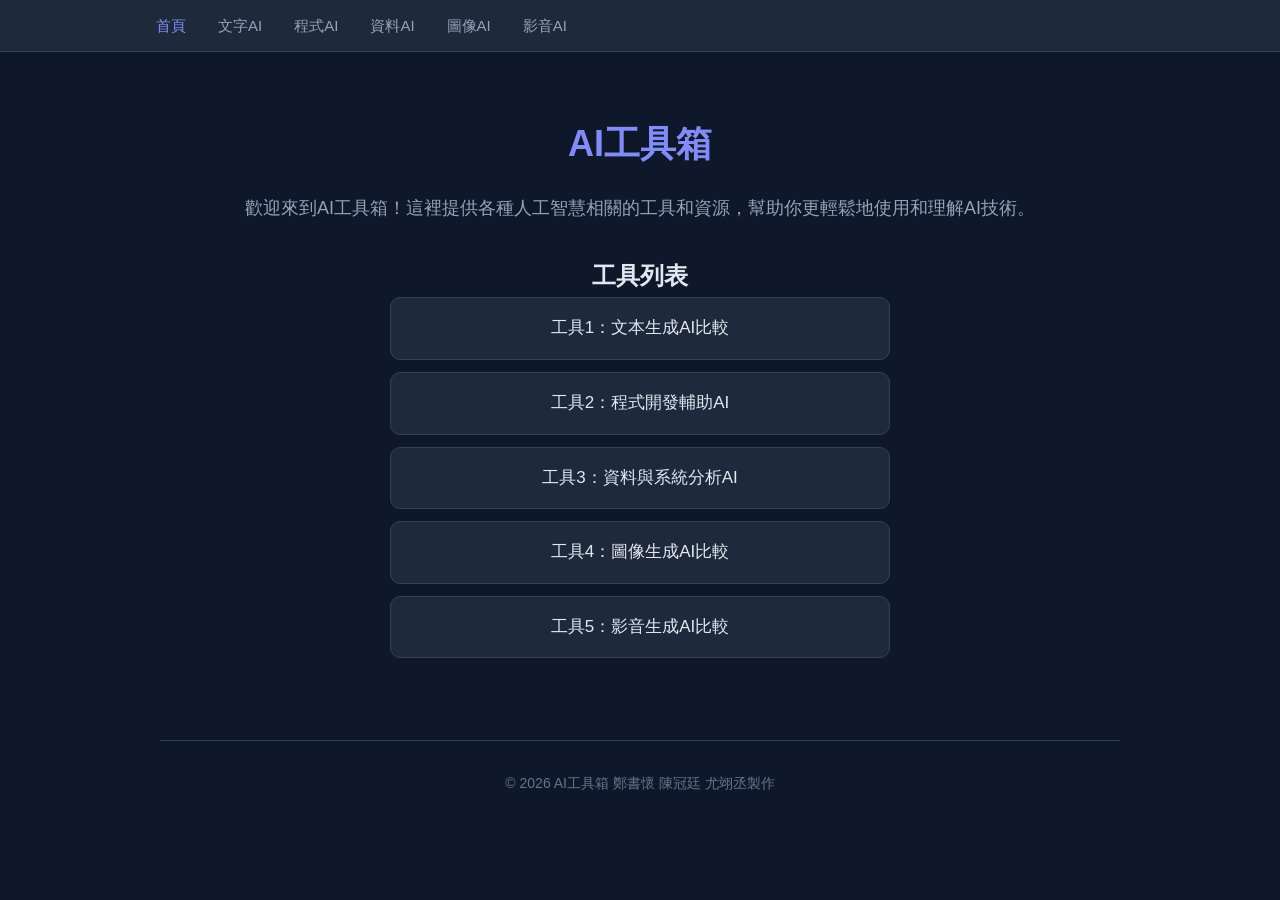
<file: final-html/html/index.html>
<!DOCTYPE html>
<html lang="zh-tw">
<head>
    <meta charset="UTF-8">
    <meta name="viewport" content="width=device-width, initial-scale=1.0">
    <title>AI工具箱</title>
    <link rel="stylesheet" href="../css/style.css">
</head>
<body>
    <nav>
        <ul>
            <li><a href="index.html" class="active">首頁</a></li>
            <li><a href="text-ai.html">文字AI</a></li>
            <li><a href="code-ai.html">程式AI</a></li>
            <li><a href="data-ai.html">資料AI</a></li>
            <li><a href="image-ai.html">圖像AI</a></li>
            <li><a href="video-ai.html">影音AI</a></li>
        </ul>
    </nav>

    <div class="container">
        <div class="info fade-in">
            <h1>AI工具箱</h1>
            <p>歡迎來到AI工具箱！這裡提供各種人工智慧相關的工具和資源，幫助你更輕鬆地使用和理解AI技術。</p>
            <h2>工具列表</h2>
            <ul>
                <li class="fade-in fade-in-delay-1"><a href="text-ai.html">工具1：文本生成AI比較</a></li>
                <li class="fade-in fade-in-delay-1"><a href="code-ai.html">工具2：程式開發輔助AI</a></li>
                <li class="fade-in fade-in-delay-2"><a href="data-ai.html">工具3：資料與系統分析AI</a></li>
                <li class="fade-in fade-in-delay-2"><a href="image-ai.html">工具4：圖像生成AI比較</a></li>
                <li class="fade-in fade-in-delay-3"><a href="video-ai.html">工具5：影音生成AI比較</a></li>
            </ul>
        </div>

        <div class="teammate">
            <p>&copy; 2026 AI工具箱 鄭書懷 陳冠廷 尤翊丞製作</p>
        </div>
    </div>
</body>
</html>
</file>
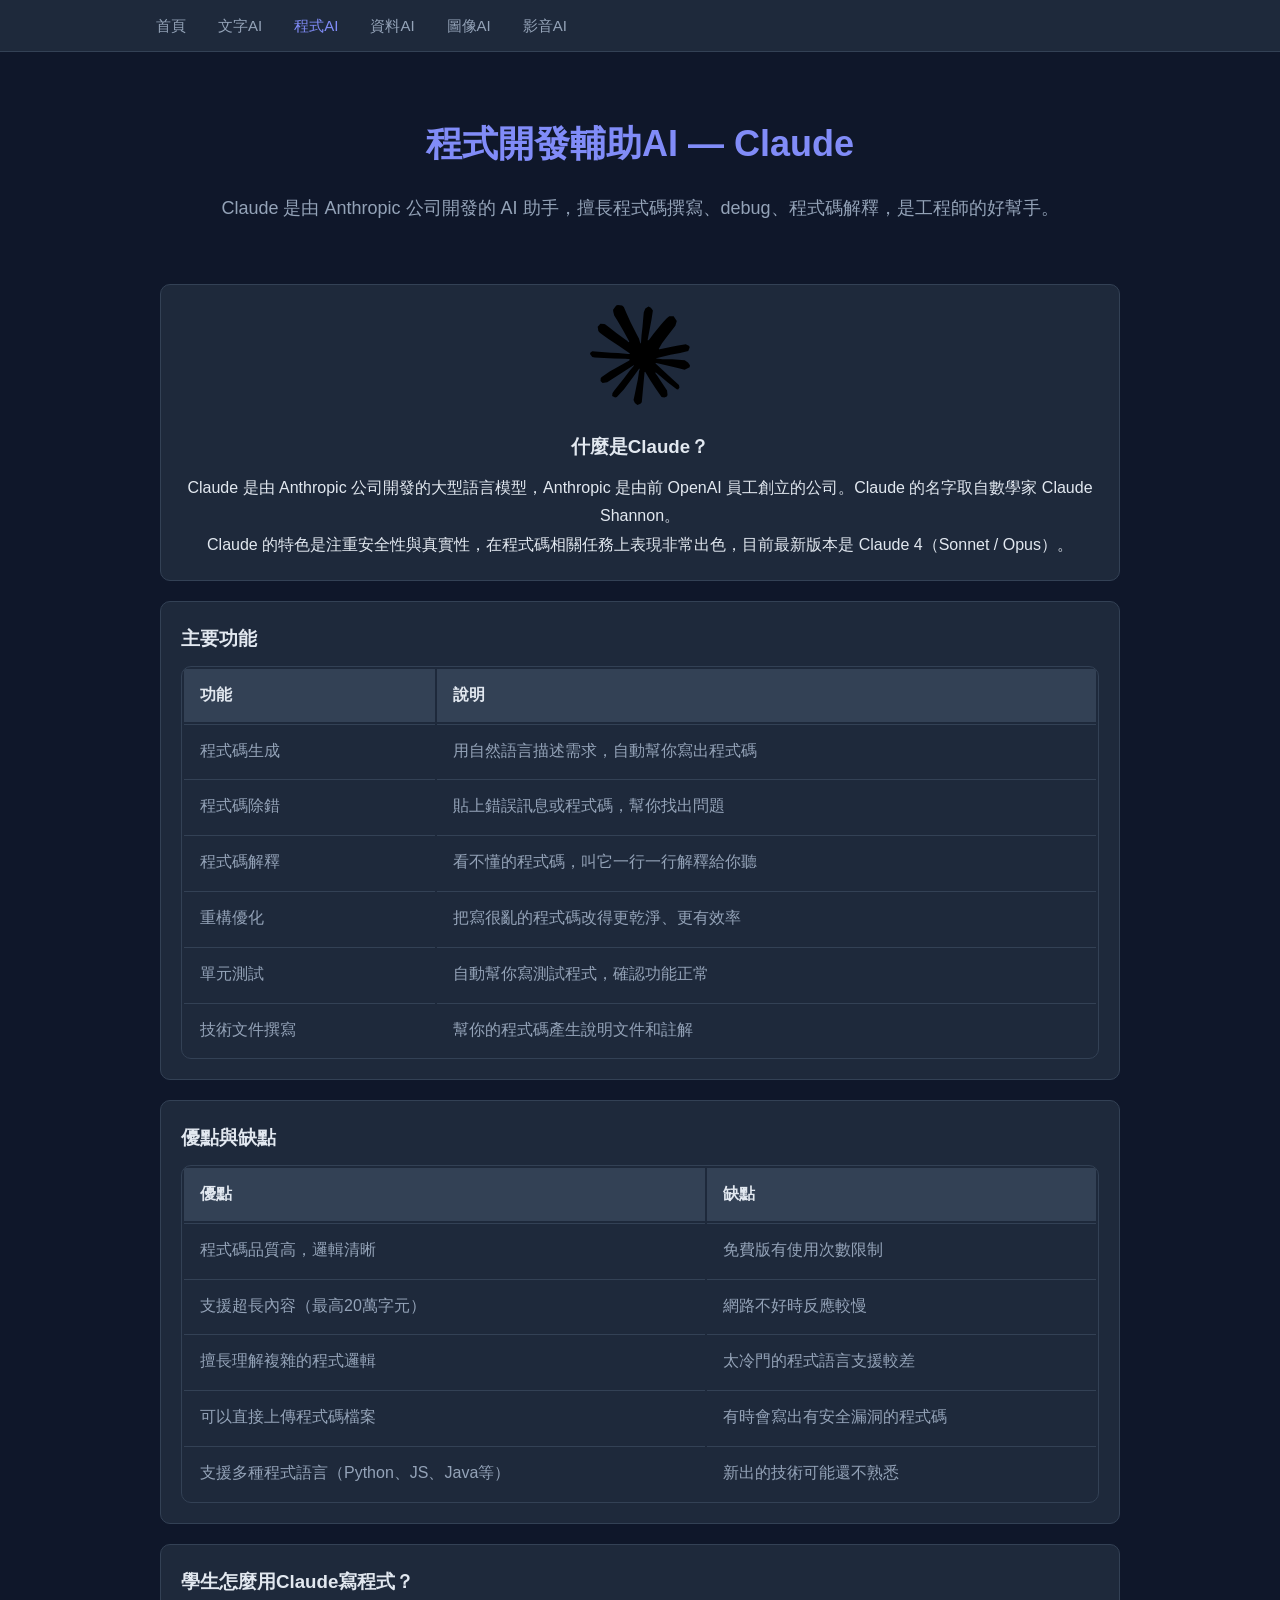
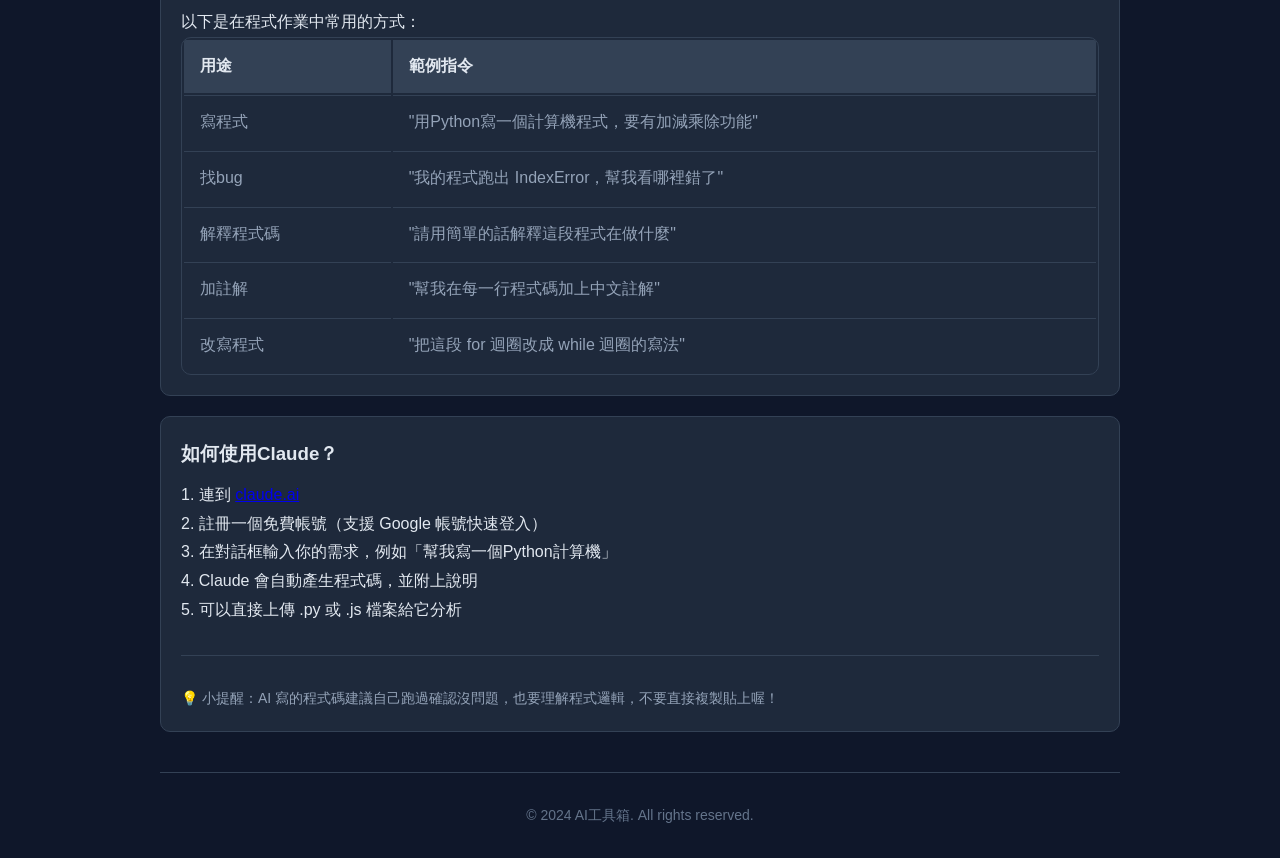
<file: final-html/html/code-ai.html>
<!DOCTYPE html>
<html lang="zh-tw">
<head>
    <meta charset="UTF-8">
    <meta name="viewport" content="width=device-width, initial-scale=1.0">
    <title>程式開發輔助AI - AI工具箱</title>
    <link rel="stylesheet" href="../css/style.css">
</head>
<body>
    <!-- 上方導覽列 -->
    <nav>
        <ul>
            <li><a href="index.html">首頁</a></li>
            <li><a href="text-ai.html">文字AI</a></li>
            <li><a href="code-ai.html" class="active">程式AI</a></li>
            <li><a href="data-ai.html">資料AI</a></li>
            <li><a href="image-ai.html">圖像AI</a></li>
            <li><a href="video-ai.html">影音AI</a></li>
        </ul>
    </nav>

    <div class="container">
        <!-- 頁面標題 -->
        <div class="info">
            <h1>程式開發輔助AI — Claude</h1>
            <p>Claude 是由 Anthropic 公司開發的 AI 助手，擅長程式碼撰寫、debug、程式碼解釋，是工程師的好幫手。</p>
        </div>

        <!-- 基本介紹 -->
        <div class="card" style="text-align: center;">
            <img src="../picture/claude-logo.svg" alt="Claude Logo" class="logo-img">
            <h3>什麼是Claude？</h3>
            <p>Claude 是由 Anthropic 公司開發的大型語言模型，Anthropic 是由前 OpenAI 員工創立的公司。Claude 的名字取自數學家 Claude Shannon。</p>
            <p>Claude 的特色是注重安全性與真實性，在程式碼相關任務上表現非常出色，目前最新版本是 Claude 4（Sonnet / Opus）。</p>
        </div>

        <!-- 主要功能 -->
        <div class="card">
            <h3>主要功能</h3>
            <table>
                <tr>
                    <th>功能</th>
                    <th>說明</th>
                </tr>
                <tr>
                    <td>程式碼生成</td>
                    <td>用自然語言描述需求，自動幫你寫出程式碼</td>
                </tr>
                <tr>
                    <td>程式碼除錯</td>
                    <td>貼上錯誤訊息或程式碼，幫你找出問題</td>
                </tr>
                <tr>
                    <td>程式碼解釋</td>
                    <td>看不懂的程式碼，叫它一行一行解釋給你聽</td>
                </tr>
                <tr>
                    <td>重構優化</td>
                    <td>把寫很亂的程式碼改得更乾淨、更有效率</td>
                </tr>
                <tr>
                    <td>單元測試</td>
                    <td>自動幫你寫測試程式，確認功能正常</td>
                </tr>
                <tr>
                    <td>技術文件撰寫</td>
                    <td>幫你的程式碼產生說明文件和註解</td>
                </tr>
            </table>
        </div>

        <!-- 優缺點比較 -->
        <div class="card">
            <h3>優點與缺點</h3>
            <table>
                <tr>
                    <th>優點</th>
                    <th>缺點</th>
                </tr>
                <tr>
                    <td>程式碼品質高，邏輯清晰</td>
                    <td>免費版有使用次數限制</td>
                </tr>
                <tr>
                    <td>支援超長內容（最高20萬字元）</td>
                    <td>網路不好時反應較慢</td>
                </tr>
                <tr>
                    <td>擅長理解複雜的程式邏輯</td>
                    <td>太冷門的程式語言支援較差</td>
                </tr>
                <tr>
                    <td>可以直接上傳程式碼檔案</td>
                    <td>有時會寫出有安全漏洞的程式碼</td>
                </tr>
                <tr>
                    <td>支援多種程式語言（Python、JS、Java等）</td>
                    <td>新出的技術可能還不熟悉</td>
                </tr>
            </table>
        </div>

        <!-- 實際應用範例 -->
        <div class="card">
            <h3>學生怎麼用Claude寫程式？</h3>
            <p>以下是在程式作業中常用的方式：</p>
            <table>
                <tr>
                    <th>用途</th>
                    <th>範例指令</th>
                </tr>
                <tr>
                    <td>寫程式</td>
                    <td>"用Python寫一個計算機程式，要有加減乘除功能"</td>
                </tr>
                <tr>
                    <td>找bug</td>
                    <td>"我的程式跑出 IndexError，幫我看哪裡錯了"</td>
                </tr>
                <tr>
                    <td>解釋程式碼</td>
                    <td>"請用簡單的話解釋這段程式在做什麼"</td>
                </tr>
                <tr>
                    <td>加註解</td>
                    <td>"幫我在每一行程式碼加上中文註解"</td>
                </tr>
                <tr>
                    <td>改寫程式</td>
                    <td>"把這段 for 迴圈改成 while 迴圈的寫法"</td>
                </tr>
            </table>
        </div>

        <!-- 如何使用 -->
        <div class="card">
            <h3>如何使用Claude？</h3>
            <p>1. 連到 <a href="https://claude.ai" target="_blank">claude.ai</a></p>
            <p>2. 註冊一個免費帳號（支援 Google 帳號快速登入）</p>
            <p>3. 在對話框輸入你的需求，例如「幫我寫一個Python計算機」</p>
            <p>4. Claude 會自動產生程式碼，並附上說明</p>
            <p>5. 可以直接上傳 .py 或 .js 檔案給它分析</p>
            <hr>
            <p style="color: #94a3b8; font-size: 14px;">💡 小提醒：AI 寫的程式碼建議自己跑過確認沒問題，也要理解程式邏輯，不要直接複製貼上喔！</p>
        </div>

        <!-- 頁尾 -->
        <div class="teammate">
            <p>&copy; 2024 AI工具箱. All rights reserved.</p>
        </div>
    </div>
</body>
</html>
</file>
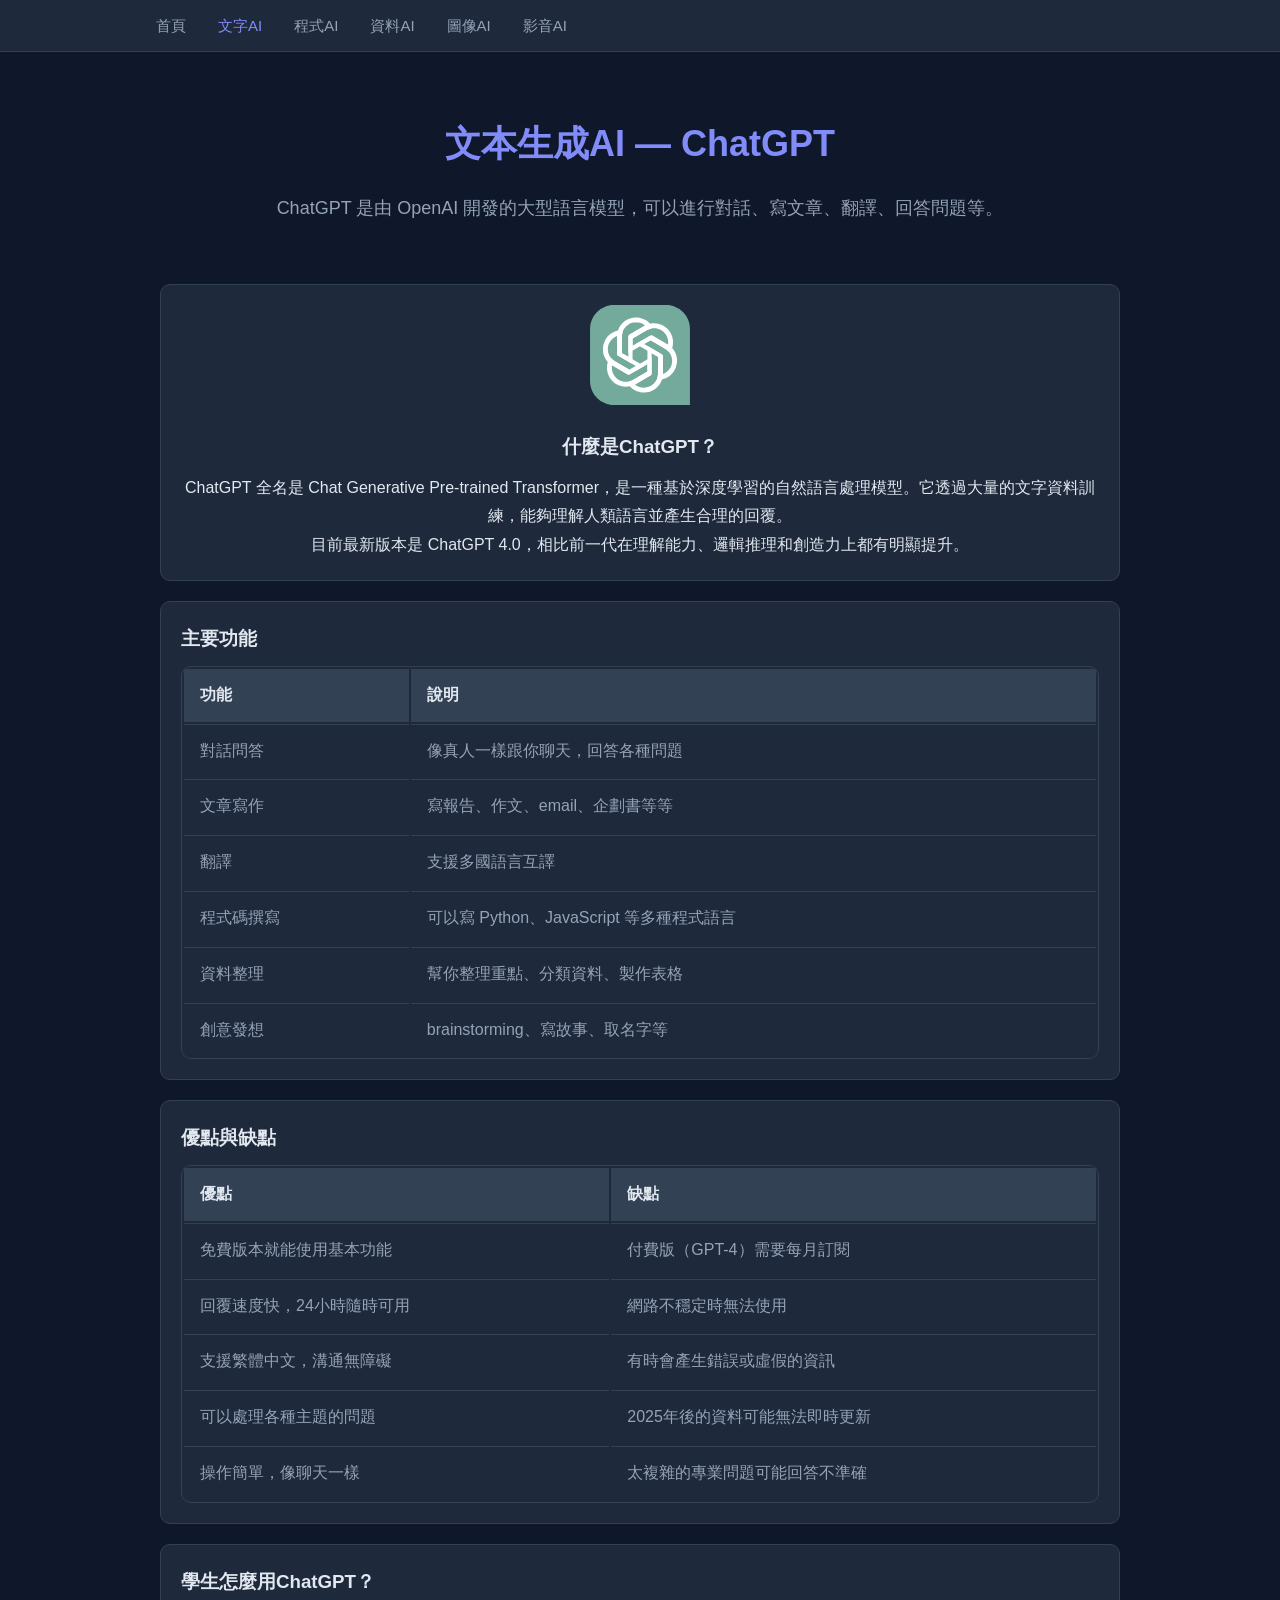
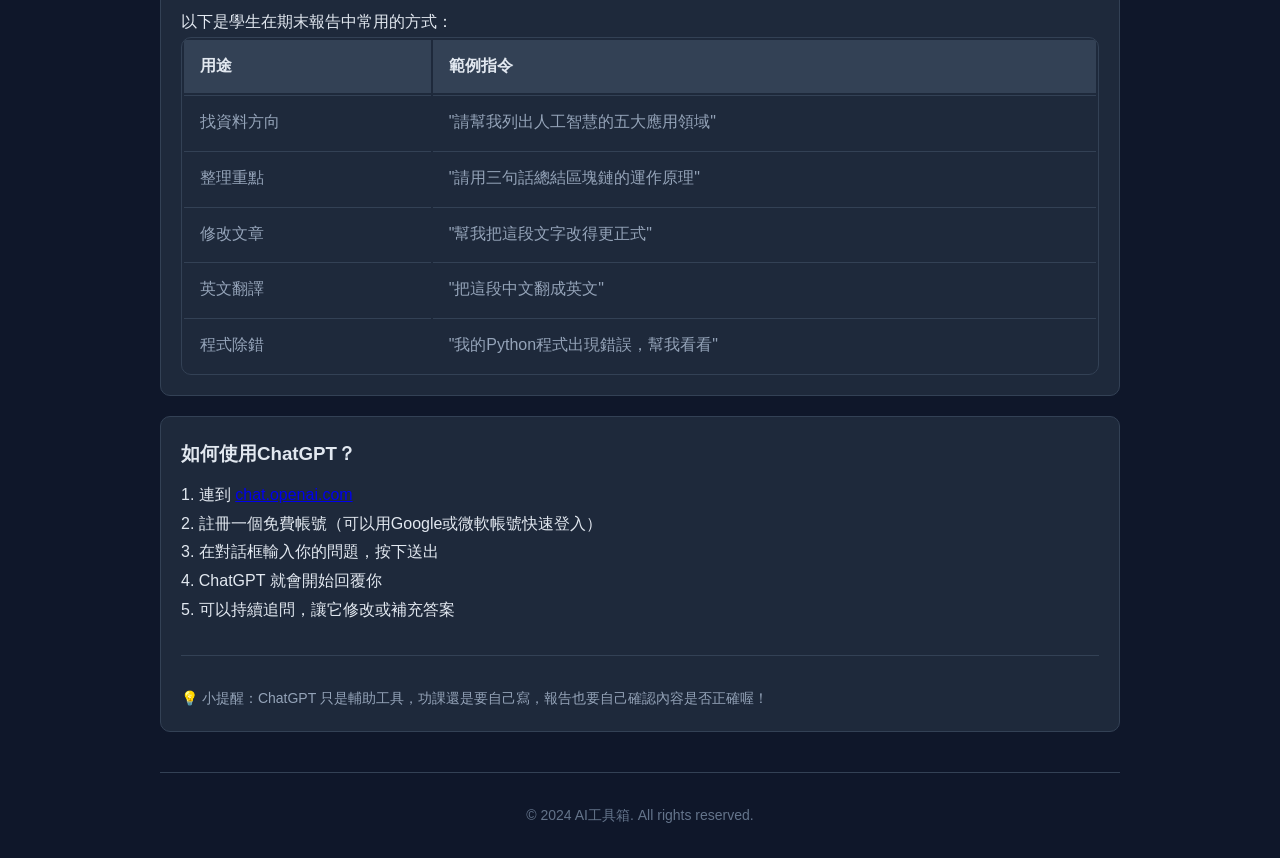
<file: final-html/html/text-ai.html>
<!DOCTYPE html>
<html lang="zh-tw">
<head>
    <meta charset="UTF-8">
    <meta name="viewport" content="width=device-width, initial-scale=1.0">
    <title>文本生成AI - AI工具箱</title>
    <link rel="stylesheet" href="../css/style.css">
</head>
<body>
    <!-- 上方導覽列 -->
    <nav>
        <ul>
            <li><a href="index.html">首頁</a></li>
            <li><a href="text-ai.html" class="active">文字AI</a></li>
            <li><a href="code-ai.html">程式AI</a></li>
            <li><a href="data-ai.html">資料AI</a></li>
            <li><a href="image-ai.html">圖像AI</a></li>
            <li><a href="video-ai.html">影音AI</a></li>
        </ul>
    </nav>

    <div class="container">
        <!-- 頁面標題 -->
        <div class="info">
            <h1>文本生成AI — ChatGPT</h1>
            <p>ChatGPT 是由 OpenAI 開發的大型語言模型，可以進行對話、寫文章、翻譯、回答問題等。</p>
        </div>

        <!-- 基本介紹 -->
        <div class="card" style="text-align: center;">
            <img src="../picture/chatgpt-logo.svg" alt="ChatGPT Logo" class="logo-img">
            <h3>什麼是ChatGPT？</h3>
            <p>ChatGPT 全名是 Chat Generative Pre-trained Transformer，是一種基於深度學習的自然語言處理模型。它透過大量的文字資料訓練，能夠理解人類語言並產生合理的回覆。</p>
            <p>目前最新版本是 ChatGPT 4.0，相比前一代在理解能力、邏輯推理和創造力上都有明顯提升。</p>
        </div>

        <!-- 主要功能 -->
        <div class="card">
            <h3>主要功能</h3>
            <table>
                <tr>
                    <th>功能</th>
                    <th>說明</th>
                </tr>
                <tr>
                    <td>對話問答</td>
                    <td>像真人一樣跟你聊天，回答各種問題</td>
                </tr>
                <tr>
                    <td>文章寫作</td>
                    <td>寫報告、作文、email、企劃書等等</td>
                </tr>
                <tr>
                    <td>翻譯</td>
                    <td>支援多國語言互譯</td>
                </tr>
                <tr>
                    <td>程式碼撰寫</td>
                    <td>可以寫 Python、JavaScript 等多種程式語言</td>
                </tr>
                <tr>
                    <td>資料整理</td>
                    <td>幫你整理重點、分類資料、製作表格</td>
                </tr>
                <tr>
                    <td>創意發想</td>
                    <td> brainstorming、寫故事、取名字等</td>
                </tr>
            </table>
        </div>

        <!-- 優缺點比較 -->
        <div class="card">
            <h3>優點與缺點</h3>
            <table>
                <tr>
                    <th>優點</th>
                    <th>缺點</th>
                </tr>
                <tr>
                    <td>免費版本就能使用基本功能</td>
                    <td>付費版（GPT-4）需要每月訂閱</td>
                </tr>
                <tr>
                    <td>回覆速度快，24小時隨時可用</td>
                    <td>網路不穩定時無法使用</td>
                </tr>
                <tr>
                    <td>支援繁體中文，溝通無障礙</td>
                    <td>有時會產生錯誤或虛假的資訊</td>
                </tr>
                <tr>
                    <td>可以處理各種主題的問題</td>
                    <td>2025年後的資料可能無法即時更新</td>
                </tr>
                <tr>
                    <td>操作簡單，像聊天一樣</td>
                    <td>太複雜的專業問題可能回答不準確</td>
                </tr>
            </table>
        </div>

        <!-- 實際應用範例 -->
        <div class="card">
            <h3>學生怎麼用ChatGPT？</h3>
            <p>以下是學生在期末報告中常用的方式：</p>
            <table>
                <tr>
                    <th>用途</th>
                    <th>範例指令</th>
                </tr>
                <tr>
                    <td>找資料方向</td>
                    <td>"請幫我列出人工智慧的五大應用領域"</td>
                </tr>
                <tr>
                    <td>整理重點</td>
                    <td>"請用三句話總結區塊鏈的運作原理"</td>
                </tr>
                <tr>
                    <td>修改文章</td>
                    <td>"幫我把這段文字改得更正式"</td>
                </tr>
                <tr>
                    <td>英文翻譯</td>
                    <td>"把這段中文翻成英文"</td>
                </tr>
                <tr>
                    <td>程式除錯</td>
                    <td>"我的Python程式出現錯誤，幫我看看"</td>
                </tr>
            </table>
        </div>

        <!-- 使用方式 -->
        <div class="card">
            <h3>如何使用ChatGPT？</h3>
            <p>1. 連到 <a href="https://chat.openai.com" target="_blank">chat.openai.com</a></p>
            <p>2. 註冊一個免費帳號（可以用Google或微軟帳號快速登入）</p>
            <p>3. 在對話框輸入你的問題，按下送出</p>
            <p>4. ChatGPT 就會開始回覆你</p>
            <p>5. 可以持續追問，讓它修改或補充答案</p>
            <hr>
            <p style="color: #94a3b8; font-size: 14px;">💡 小提醒：ChatGPT 只是輔助工具，功課還是要自己寫，報告也要自己確認內容是否正確喔！</p>
        </div>

        <!-- 頁尾 -->
        <div class="teammate">
            <p>&copy; 2024 AI工具箱. All rights reserved.</p>
        </div>
    </div>
</body>
</html>
</file>
<file: final-html/css/style.css>
/* 全域設定：把瀏覽器預設的間距全部歸零 */
* {
    margin: 0;           /* 把所有元素的外邊距設為0 */
    padding: 0;          /* 把所有元素的內邊距設為0 */
    box-sizing: border-box;  /* 讓 width 包含 padding 和 border，比較好算寬度 */
}

/* body：整個網頁的基礎樣式 */
body {
    background-color: #0f172a;  /* 深藍色背景 */
    color: #e2e8f0;             /* 淺灰色文字 */
    font-family: 'Arial', 'Microsoft JhengHei', sans-serif;  /* 字型：英文用Arial，中文用微軟正黑體 */
    line-height: 1.8;           /* 行高，讓文字不要擠在一起 */
}

/* container：讓內容不會太寬，並保持在畫面中間 */
.container {
    max-width: 1000px;   /* 內容最大寬度1000像素，太寬的螢幕也不會跑版 */
    margin: 0 auto;      /* 左右自動平分，達到置中效果 */
    padding: 0 20px;     /* 左右留20px的內距，避免文字貼到邊緣 */
}

/* info：頁首的介紹區域 */
.info {
    text-align: center;  /* 文字水平置中 */
    padding: 60px 20px 30px;  /* 上60px 左右20px 下30px */
}

/* info 底下的 h1：頁面大標題 */
.info h1 {
    font-size: 36px;     /* 字體大小36像素 */
    color: #818cf8;      /* 紫色 */
    margin-bottom: 15px; /* 下方留15px間距 */
}

/* info 底下的 p：說明文字 */
.info p {
    color: #94a3b8;      /* 灰色文字 */
    font-size: 18px;     /* 字體大小18像素 */
    margin-bottom: 30px; /* 下方留30px間距 */
}

/* info 底下的 ul：工具列表 */
.info ul {
    list-style: none;    /* 移除li前面的圓點符號 */
    max-width: 500px;    /* 列表最大寬度500px */
    margin: 0 auto;      /* 讓列表水平置中 */
}

/* li：每個工具選項 */
.info ul li {
    background-color: #1e293b;  /* 深色卡片背景 */
    border: 1px solid #334155;  /* 灰色邊框 */
    border-radius: 10px;        /* 圓角10像素 */
    margin-bottom: 12px;        /* 每個選項之間留12px間距 */
    transition: 0.3s;           /* 滑鼠移過時，會有0.3秒的漸變效果 */
}

/* li hover：滑鼠移到選項上的樣子 */
.info ul li:hover {
    background-color: #334155;  /* 背景變亮一點 */
    border-color: #818cf8;      /* 邊框變成紫色 */
}

/* li 底下的 a：連結樣式 */
.info ul li a {
    display: block;      /* 讓整個區塊都可以點，不只有文字 */
    padding: 15px 20px;  /* 上下15px 左右20px 的內距 */
    color: #e2e8f0;      /* 淺灰色文字 */
    text-decoration: none;  /* 移除底線 */
    font-size: 17px;     /* 字體大小17像素 */
}

/* a hover：滑鼠移到連結上 */
.info ul li a:hover {
    color: #818cf8;      /* 文字變成紫色 */
}

/* nav：上方導覽列 */
nav {
    background-color: #1e293b;      /* 深色背景 */
    border-bottom: 1px solid #334155;  /* 底部灰色邊框 */
    padding: 0 20px;                /* 左右20px內距 */
    position: sticky;               /* 固定在畫面頂部 */
    top: 0;                         /* 黏在頂端 */
}

/* nav 底下的 ul：導覽列選單 */
nav ul {
    list-style: none;    /* 移除圓點符號 */
    display: flex;       /* 讓li水平排列 */
    max-width: 1000px;   /* 最大寬度1000px */
    margin: 0 auto;      /* 水平置中 */
}

/* nav 底下的 a：導覽連結 */
nav ul li a {
    display: block;      /* 讓整個區塊可點擊 */
    padding: 12px 16px;  /* 內距 */
    color: #94a3b8;      /* 灰色文字 */
    text-decoration: none;  /* 移除底線 */
    font-size: 15px;     /* 字體大小 */
}

/* nav a hover：滑鼠移到導覽連結上 */
nav ul li a:hover {
    color: #fff;         /* 變成白色 */
}

/* nav a.active：當前頁面的導覽按鈕 */
nav ul li a.active {
    color: #818cf8;      /* 紫色，表示你在這一頁 */
}

/* teammate：頁尾版權區域 */
.teammate {
    text-align: center;          /* 文字置中 */
    padding: 30px;               /* 上下左右都留30px內距 */
    margin-top: 40px;            /* 上方留40px外距，跟內容分開 */
    border-top: 1px solid #334155;  /* 上方灰色分隔線 */
}

/* 頁尾文字 */
.teammate p {
    color: #64748b;      /* 比較暗的灰色 */
    font-size: 14px;     /* 字體小一點 */
}

/* card：內容卡片 */
.card {
    background-color: #1e293b;  /* 深色背景 */
    border: 1px solid #334155;  /* 灰色邊框 */
    border-radius: 10px;        /* 圓角 */
    padding: 20px;              /* 內距20px */
    margin-bottom: 20px;        /* 下方留20px間距 */
}

/* 卡片標題 */
.card h3 {
    color: #e2e8f0;      /* 淺灰色文字 */
    margin-bottom: 10px; /* 下方留10px間距 */
}

/* btn：按鈕共用樣式 */
.btn {
    display: inline-block;  /* 讓按鈕可以並排，又能設寬高 */
    padding: 10px 24px;     /* 內距 */
    border: none;           /* 移除預設邊框 */
    border-radius: 8px;     /* 圓角 */
    font-size: 16px;        /* 字體大小 */
    cursor: pointer;        /* 滑鼠變成手指圖示 */
    text-decoration: none;  /* 如果是連結就移除底線 */
    transition: 0.3s;       /* hover漸變效果0.3秒 */
}

/* btn-primary：主要的紫色按鈕 */
.btn-primary {
    background-color: #818cf8;  /* 紫色背景 */
    color: #fff;                /* 白色文字 */
}

/* btn-primary hover：滑鼠移到按鈕上 */
.btn-primary:hover {
    background-color: #6366f1;  /* 深一點的紫色 */
}

/* tag：小標籤/徽章 */
.tag {
    display: inline-block;           /* 讓標籤可以並排 */
    padding: 4px 12px;               /* 內距 */
    font-size: 13px;                 /* 小字 */
    border-radius: 20px;             /* 很圓的角，變成膠囊形狀 */
    background-color: rgba(129, 140, 248, 0.15);  /* 半透明紫色背景 */
    color: #818cf8;                  /* 紫色文字 */
}

/* table：表格 */
table {
    width: 100%;             /* 寬度撐滿容器 */
    background-color: #1e293b;  /* 深色背景 */
    border: 1px solid #334155;  /* 灰色邊框 */
    border-radius: 10px;        /* 圓角 */
    overflow: hidden;           /* 讓圓角效果套用到表格 */
}

/* th：表格的表頭 */
th {
    background-color: #334155;  /* 比表格背景亮一點的灰色 */
    padding: 12px 16px;         /* 內距 */
    text-align: left;           /* 文字靠左 */
    color: #e2e8f0;             /* 淺灰色文字 */
}

/* td：表格的儲存格 */
td {
    padding: 12px 16px;         /* 內距 */
    border-top: 1px solid #334155;  /* 上方灰色分隔線 */
    color: #94a3b8;             /* 灰色文字 */
}

/* logo-img：AI圖示 */
.logo-img {
    width: 100px;               /* 寬度100像素 */
    height: 100px;              /* 高度100像素 */
    margin-bottom: 15px;        /* 下方留15px間距 */
}

/* hr：水平分隔線 */
hr {
    border: none;               /* 移除預設邊框 */
    height: 1px;                /* 高度1像素 */
    background-color: #334155;  /* 灰色 */
    margin: 30px 0;             /* 上下留30px間距 */
}

/* 手機版：當畫面寬度小於600px時套用 */
@media (max-width: 600px) {
    .info h1 {
        font-size: 28px;        /* 標題字縮小，避免手機螢幕塞不下 */
    }
    nav ul {
        flex-wrap: wrap;        /* 導覽列太長就換行 */
    }
}
</file>
